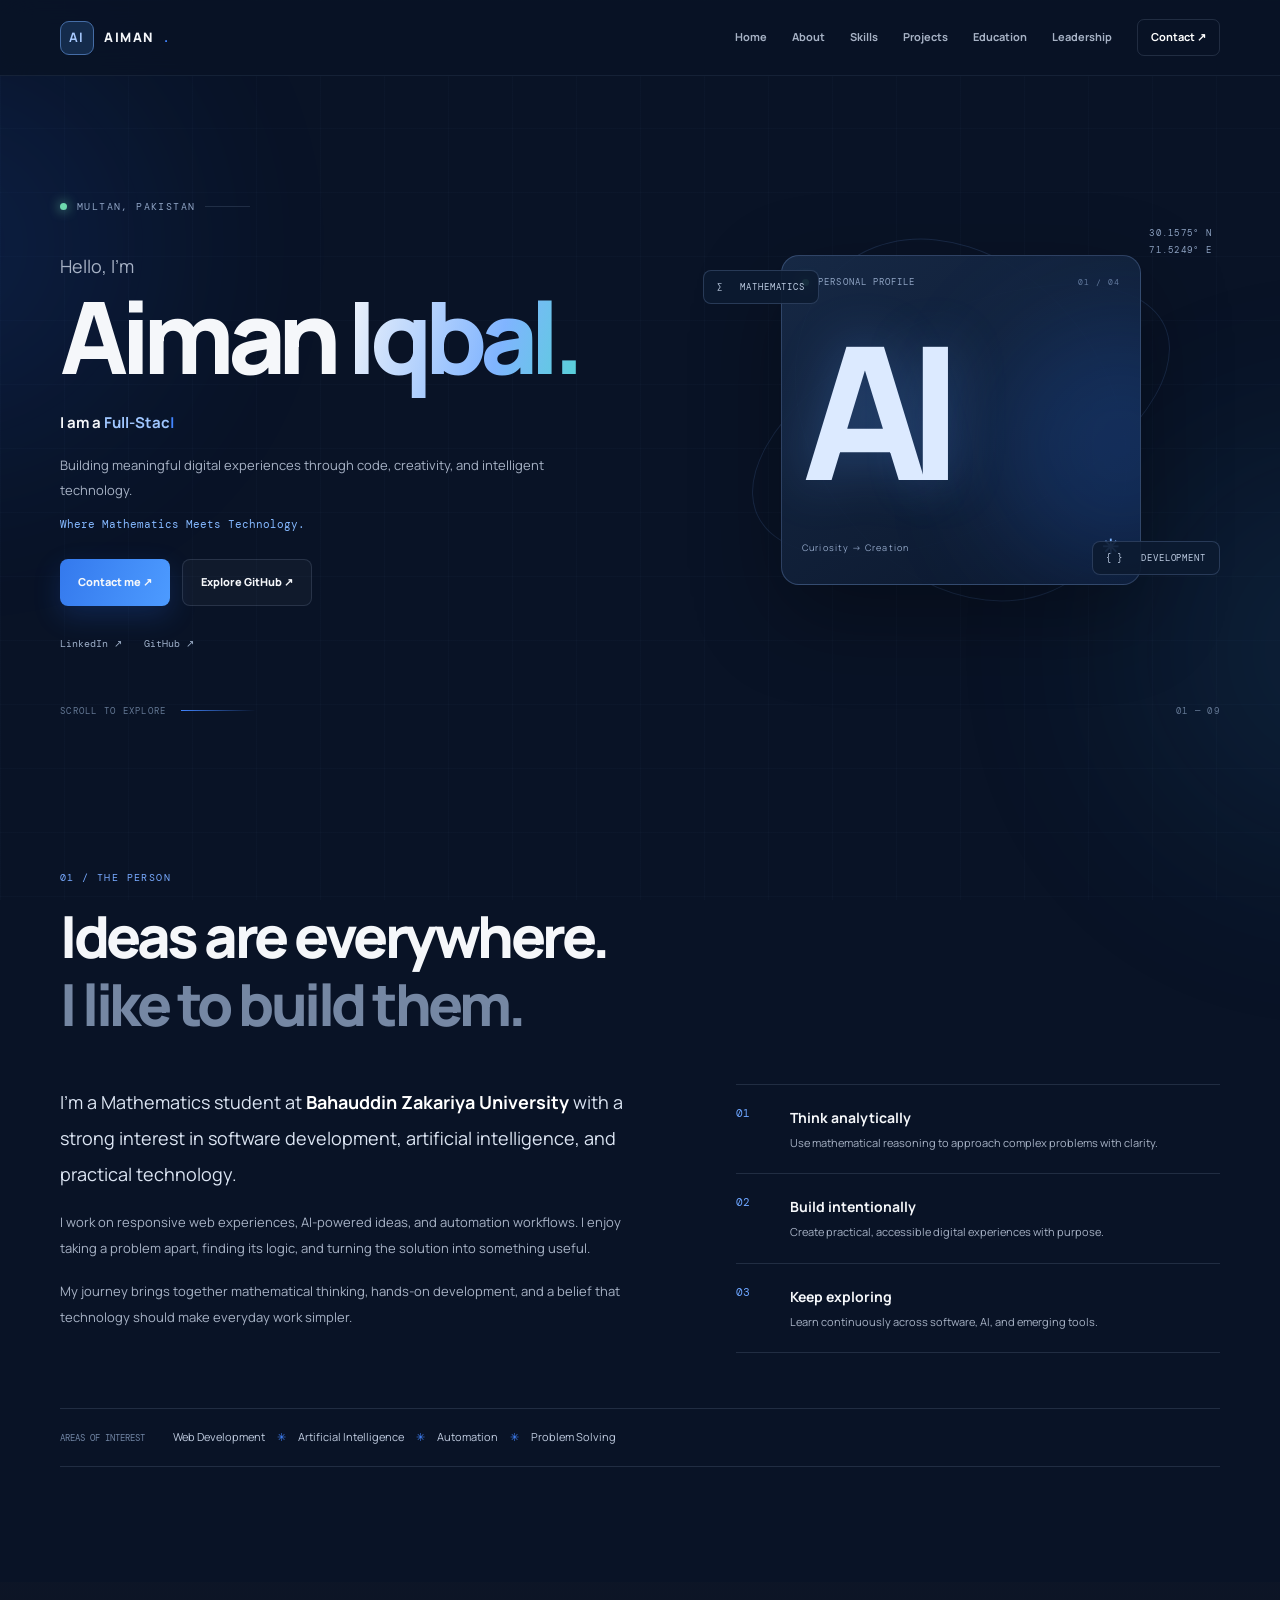
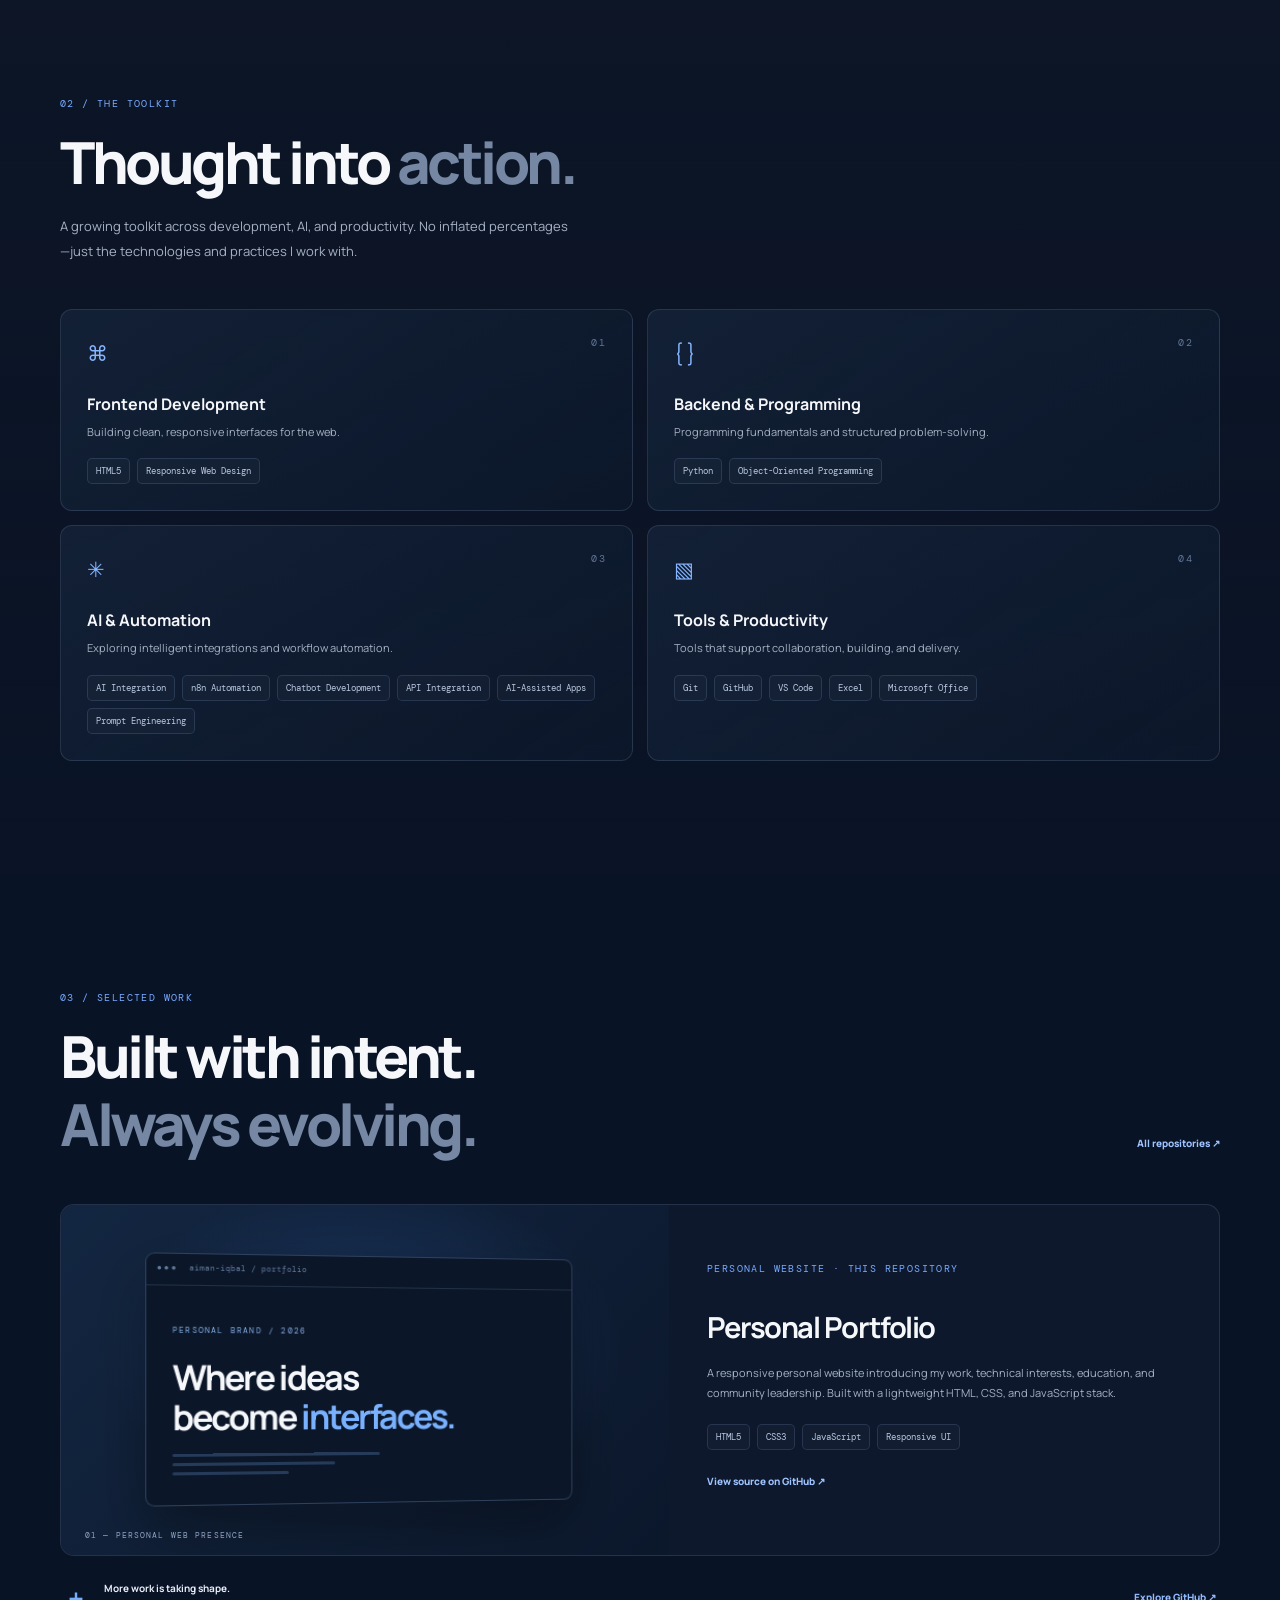
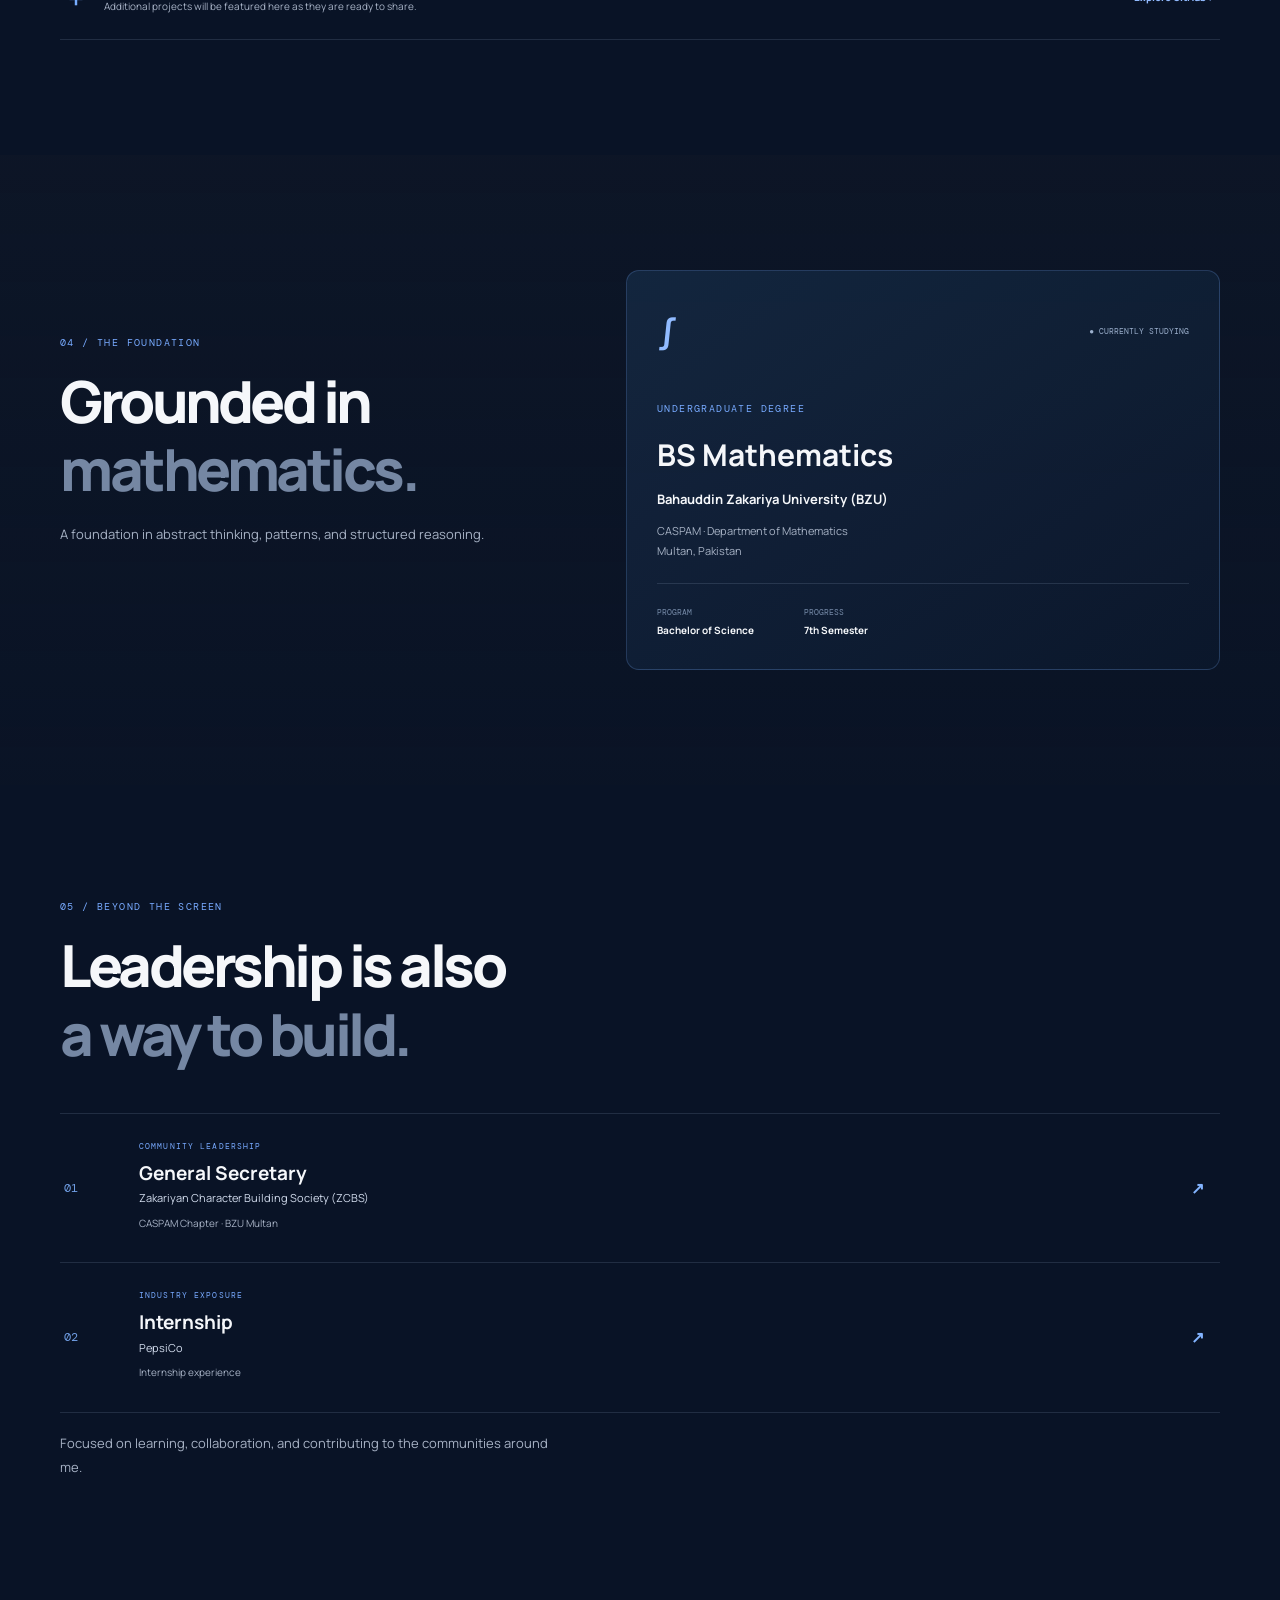
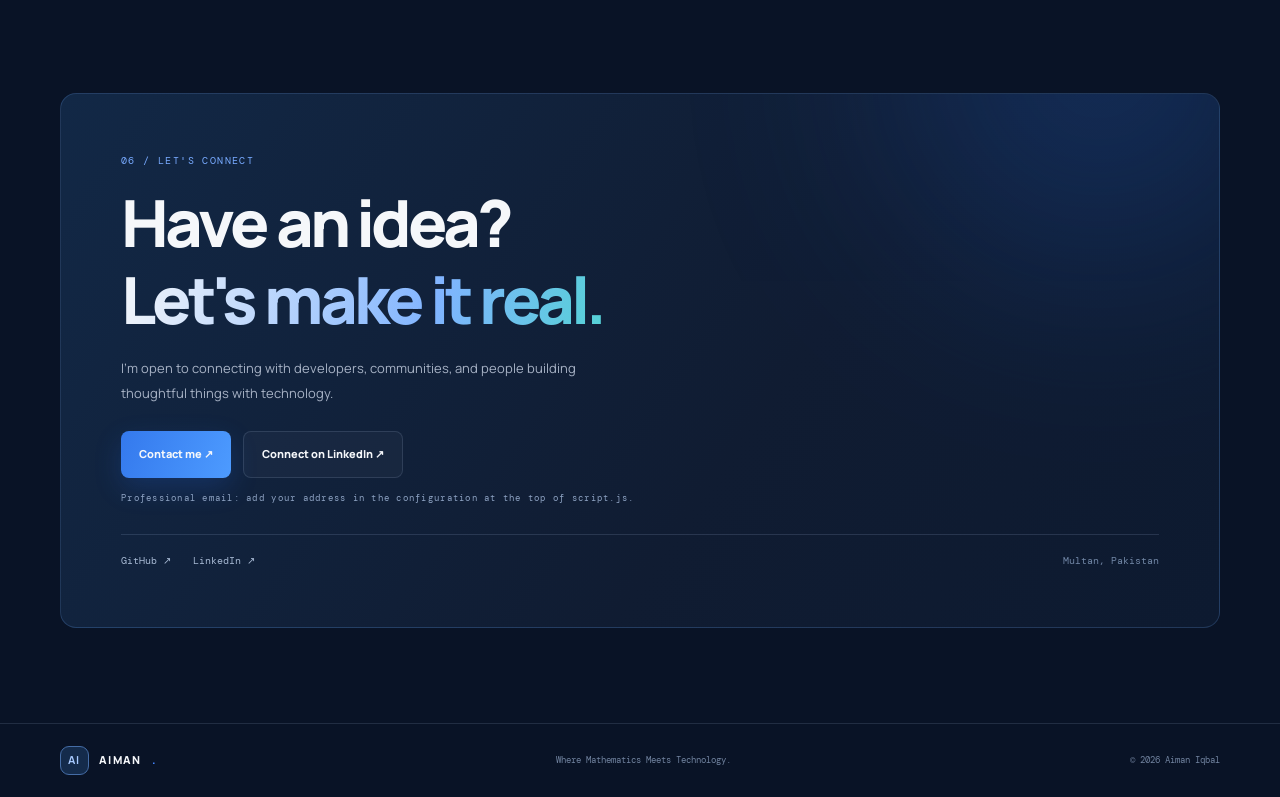
<file: index.html>
<!doctype html>
<html lang="en"><head><meta charset="utf-8"><meta name="viewport" content="width=device-width,initial-scale=1"><meta name="theme-color" content="#091326"><meta name="description" content="Aiman Iqbal — Full-Stack Web Developer, Mathematics student at BZU, and technology community leader. Where Mathematics Meets Technology."><meta name="author" content="Aiman Iqbal"><meta property="og:title" content="Aiman Iqbal | Where Mathematics Meets Technology"><meta property="og:description" content="Full-Stack Web Developer · Mathematics Student · AI & Automation Enthusiast"><link rel="icon" type="image/svg+xml" href="assets/favicon/favicon.svg"><link rel="preconnect" href="https://fonts.googleapis.com"><link rel="preconnect" href="https://fonts.gstatic.com" crossorigin><link href="https://fonts.googleapis.com/css2?family=DM+Mono:wght@400;500&family=Manrope:wght@400;500;600;700;800&display=swap" rel="stylesheet"><link rel="stylesheet" href="style.css"><title>Aiman Iqbal — Full-Stack Web Developer</title></head>
<body><div class="ambient a1"></div><div class="ambient a2"></div>
<header class="header"><nav class="nav wrap" aria-label="Main navigation"><a class="brand" href="#home"><b>AI</b> AIMAN<span>.</span></a><button class="menu" aria-label="Open navigation menu" aria-expanded="false" aria-controls="links"><i></i><i></i></button><div class="links" id="links"><a href="#home">Home</a><a href="#about">About</a><a href="#skills">Skills</a><a href="#projects">Projects</a><a href="#education">Education</a><a href="#leadership">Leadership</a><a href="#contact" class="nav-cta">Contact ↗</a></div></nav></header>
<main>
<section class="hero section" id="home"><div class="wrap hero-grid"><div class="reveal"><p class="eyebrow"><i></i> MULTAN, PAKISTAN <span></span></p><p class="hello">Hello, I'm</p><h1>Aiman <em>Iqbal.</em></h1><p class="role">I am a <strong id="typed">Full-Stack Web Developer</strong><b class="cursor">|</b></p><p class="intro">Building meaningful digital experiences through code, creativity, and intelligent technology.</p><p class="tagline">Where Mathematics Meets Technology.</p><div class="actions"><a class="btn primary" href="#contact">Contact me ↗</a><a class="btn" href="https://github.com/aimankhakwani456-alt" target="_blank" rel="noopener noreferrer">Explore GitHub ↗</a></div><div class="social"><a href="https://www.linkedin.com/in/aiman-iqbal-896a99436/" target="_blank" rel="noopener noreferrer">LinkedIn ↗</a><a href="https://github.com/aimankhakwani456-alt" target="_blank" rel="noopener noreferrer">GitHub ↗</a></div></div>
<div class="art reveal"><div class="orbit o1"></div><div class="orbit o2"></div><div class="profile-card"><div class="card-top"><i></i> PERSONAL PROFILE <small>01 / 04</small></div><div class="monogram">AI</div><div class="card-bottom">Curiosity → Creation <b>✳</b></div></div><span class="chip chip-a">∑ &nbsp; MATHEMATICS</span><span class="chip chip-b">{ } &nbsp; DEVELOPMENT</span><span class="coords">30.1575° N<br>71.5249° E</span></div></div><div class="wrap hero-foot">SCROLL TO EXPLORE <span></span> 01 — 09</div></section>
<section class="section" id="about"><div class="wrap"><div class="heading reveal"><p class="label">01 / THE PERSON</p><h2>Ideas are everywhere.<br><span>I like to build them.</span></h2></div><div class="about-grid"><div class="about-copy reveal"><p class="lead">I’m a Mathematics student at <b>Bahauddin Zakariya University</b> with a strong interest in software development, artificial intelligence, and practical technology.</p><p>I work on responsive web experiences, AI-powered ideas, and automation workflows. I enjoy taking a problem apart, finding its logic, and turning the solution into something useful.</p><p>My journey brings together mathematical thinking, hands-on development, and a belief that technology should make everyday work simpler.</p></div><div class="principles reveal"><article><small>01</small><div><h3>Think analytically</h3><p>Use mathematical reasoning to approach complex problems with clarity.</p></div></article><article><small>02</small><div><h3>Build intentionally</h3><p>Create practical, accessible digital experiences with purpose.</p></div></article><article><small>03</small><div><h3>Keep exploring</h3><p>Learn continuously across software, AI, and emerging tools.</p></div></article></div></div><div class="interests"><small>AREAS OF INTEREST</small><p>Web Development <i>✳</i> Artificial Intelligence <i>✳</i> Automation <i>✳</i> Problem Solving</p></div></div></section>
<section class="section skills" id="skills"><div class="wrap"><div class="heading reveal"><p class="label">02 / THE TOOLKIT</p><h2>Thought into <span>action.</span></h2><p class="sub">A growing toolkit across development, AI, and productivity. No inflated percentages—just the technologies and practices I work with.</p></div><div class="skill-grid">
<article class="skill reveal"><div class="skill-icon">⌘ <small>01</small></div><h3>Frontend Development</h3><p>Building clean, responsive interfaces for the web.</p><div class="tags"><span>HTML5</span><span>Responsive Web Design</span></div></article>
<article class="skill reveal"><div class="skill-icon">{ } <small>02</small></div><h3>Backend & Programming</h3><p>Programming fundamentals and structured problem-solving.</p><div class="tags"><span>Python</span><span>Object-Oriented Programming</span></div></article>
<article class="skill reveal"><div class="skill-icon">✳ <small>03</small></div><h3>AI & Automation</h3><p>Exploring intelligent integrations and workflow automation.</p><div class="tags"><span>AI Integration</span><span>n8n Automation</span><span>Chatbot Development</span><span>API Integration</span><span>AI-Assisted Apps</span><span>Prompt Engineering</span></div></article>
<article class="skill reveal"><div class="skill-icon">▧ <small>04</small></div><h3>Tools & Productivity</h3><p>Tools that support collaboration, building, and delivery.</p><div class="tags"><span>Git</span><span>GitHub</span><span>VS Code</span><span>Excel</span><span>Microsoft Office</span></div></article>
</div></div></section>
<section class="section" id="projects"><div class="wrap"><div class="heading heading-row reveal"><div><p class="label">03 / SELECTED WORK</p><h2>Built with intent.<br><span>Always evolving.</span></h2></div><a class="text-link" href="https://github.com/aimankhakwani456-alt?tab=repositories" target="_blank" rel="noopener noreferrer">All repositories ↗</a></div><article class="project reveal"><div class="project-art"><div class="browser"><div class="browser-bar">● ● ● <small>aiman-iqbal / portfolio</small></div><div class="browser-content"><small>PERSONAL BRAND / 2026</small><h3>Where ideas<br>become <em>interfaces.</em></h3><div class="fake-lines"><i></i><i></i><i></i></div></div></div><small class="caption">01 — PERSONAL WEB PRESENCE</small></div><div class="project-copy"><small class="label">PERSONAL WEBSITE · THIS REPOSITORY</small><h3>Personal Portfolio</h3><p>A responsive personal website introducing my work, technical interests, education, and community leadership. Built with a lightweight HTML, CSS, and JavaScript stack.</p><div class="tags"><span>HTML5</span><span>CSS3</span><span>JavaScript</span><span>Responsive UI</span></div><a class="text-link" href="https://github.com/aimankhakwani456-alt/Aiman-Iqbal-" target="_blank" rel="noopener noreferrer">View source on GitHub ↗</a></div></article><div class="project-note"><b>＋</b><p><strong>More work is taking shape.</strong><br>Additional projects will be featured here as they are ready to share.</p><a href="https://github.com/aimankhakwani456-alt?tab=repositories" target="_blank" rel="noopener noreferrer">Explore GitHub ↗</a></div></div></section>
<section class="section skills" id="education"><div class="wrap edu-grid"><div class="heading reveal"><p class="label">04 / THE FOUNDATION</p><h2>Grounded in<br><span>mathematics.</span></h2><p class="sub">A foundation in abstract thinking, patterns, and structured reasoning.</p></div><article class="edu-card reveal"><div class="edu-top"><b>∫</b><span>● CURRENTLY STUDYING</span></div><small class="label">UNDERGRADUATE DEGREE</small><h3>BS Mathematics</h3><h4>Bahauddin Zakariya University (BZU)</h4><p>CASPAM · Department of Mathematics<br>Multan, Pakistan</p><hr><div class="edu-meta"><div><small>PROGRAM</small><b>Bachelor of Science</b></div><div><small>PROGRESS</small><b>7th Semester</b></div></div></article></div></section>
<section class="section" id="leadership"><div class="wrap"><div class="heading reveal"><p class="label">05 / BEYOND THE SCREEN</p><h2>Leadership is also<br><span>a way to build.</span></h2></div><div class="lead-list"><article class="lead-item reveal"><small>01</small><div><p class="label">COMMUNITY LEADERSHIP</p><h3>General Secretary</h3><p>Zakariyan Character Building Society (ZCBS)</p><span>CASPAM Chapter · BZU Multan</span></div><b>↗</b></article><article class="lead-item reveal"><small>02</small><div><p class="label">INDUSTRY EXPOSURE</p><h3>Internship</h3><p>PepsiCo</p><span>Internship experience</span></div><b>↗</b></article></div><p class="sub">Focused on learning, collaboration, and contributing to the communities around me.</p></div></section>
<section class="section contact" id="contact"><div class="wrap contact-panel reveal"><div class="glow"></div><p class="label">06 / LET'S CONNECT</p><h2>Have an idea?<br><em>Let's make it real.</em></h2><p class="sub">I’m open to connecting with developers, communities, and people building thoughtful things with technology.</p><div class="actions"><a class="btn primary" id="email-link" href="#contact">Contact me ↗</a><a class="btn" href="https://www.linkedin.com/in/aiman-iqbal-896a99436/" target="_blank" rel="noopener noreferrer">Connect on LinkedIn ↗</a></div><p class="email-hint" id="email-hint">Professional email: add your address in the configuration at the top of script.js.</p><div class="contact-links"><a href="https://github.com/aimankhakwani456-alt" target="_blank" rel="noopener noreferrer">GitHub ↗</a><a href="https://www.linkedin.com/in/aiman-iqbal-896a99436/" target="_blank" rel="noopener noreferrer">LinkedIn ↗</a><span>Multan, Pakistan</span></div></div></section>
</main><footer><div class="wrap footer"><a class="brand" href="#home"><b>AI</b> AIMAN<span>.</span></a><p>Where Mathematics Meets Technology.</p><small>© <span id="year"></span> Aiman Iqbal</small></div></footer><script src="script.js" defer></script></body></html>
</file>
<file: style.css>
:root{color-scheme:dark;--bg:#091326;--panel:#101827;--text:#f5f7fa;--muted:#a7b2c5;--blue:#4285ff;--line:rgba(180,202,238,.14);--font:'Manrope',sans-serif;--mono:'DM Mono',monospace;--max:1160px}*{box-sizing:border-box}html{scroll-behavior:smooth;scroll-padding-top:85px}body{margin:0;background:var(--bg);color:var(--text);font-family:var(--font);line-height:1.7;overflow-x:hidden}body:before{content:"";position:fixed;inset:0;z-index:-1;pointer-events:none;background-image:linear-gradient(rgba(160,190,235,.025) 1px,transparent 1px),linear-gradient(90deg,rgba(160,190,235,.025) 1px,transparent 1px);background-size:64px 64px}.wrap{width:min(var(--max),calc(100% - 48px));margin:auto}.section{padding:115px 0;position:relative}.ambient{position:fixed;width:400px;height:400px;border-radius:50%;filter:blur(110px);opacity:.13;z-index:-1;pointer-events:none}.a1{background:#236dff;top:5%;left:-250px}.a2{background:#287bb4;right:-260px;top:50%}a{color:inherit;text-decoration:none}a:focus-visible,button:focus-visible{outline:2px solid #7bc8ff;outline-offset:4px}.header{height:76px;position:sticky;top:0;z-index:10;background:rgba(9,19,38,.86);backdrop-filter:blur(18px);border-bottom:1px solid rgba(180,202,238,.08)}.nav,.links,.brand,.actions,.social,.hero-foot,.card-top,.card-bottom,.edu-top,.edu-meta,.contact-links,.footer{display:flex;align-items:center}.nav{height:100%;justify-content:space-between}.brand{font-size:13px;font-weight:800;letter-spacing:.12em;gap:10px}.brand b{display:grid;place-items:center;width:34px;height:34px;border:1px solid #456da6;border-radius:9px;color:#a8caff;background:#142b4b}.brand span{color:var(--blue)}.links{gap:25px}.links a{font-size:11px;color:var(--muted);font-weight:700}.links a:hover,.social a:hover{color:white}.links .nav-cta{padding:8px 13px;border:1px solid var(--line);border-radius:7px;color:white}.menu{display:none}.hero{min-height:680px;padding:105px 0 30px;display:flex;flex-direction:column;justify-content:center}.hero-grid{display:grid;grid-template-columns:1.08fr .92fr;align-items:center;gap:35px}.eyebrow,.label,.skill-icon small,.card-top,.coords,.caption,.email-hint{font:10px var(--mono);letter-spacing:.14em;color:#8fa4c4}.eyebrow{display:flex;align-items:center;gap:10px}.eyebrow i,.card-top i{width:7px;height:7px;background:#6ed9ae;border-radius:50%;box-shadow:0 0 12px #6ed9ae}.eyebrow span{width:45px;height:1px;background:var(--line)}.hello{margin:38px 0 0;color:var(--muted);font-size:18px}.hero h1{font-size:clamp(62px,8vw,100px);line-height:1.08;letter-spacing:-.075em;margin:0;font-weight:800}.hero h1 em,.contact-panel h2 em{font-style:normal;background:linear-gradient(105deg,#f5f7fa,#80b4ff 65%,#54d2d5);color:transparent;background-clip:text}.role{font-size:15px;font-weight:700;margin-top:20px;min-height:28px}.role strong{color:#9fc6ff}.cursor{color:var(--blue);animation:blink 1s steps(2,start) infinite}.intro,.sub{font-size:13px;line-height:1.9;color:var(--muted);max-width:510px}.tagline{font:11px var(--mono);color:#84b8ff;margin:15px 0 28px}.actions{gap:12px;flex-wrap:wrap}.btn{min-height:47px;display:inline-flex;align-items:center;justify-content:center;padding:0 18px;border-radius:8px;border:1px solid var(--line);background:#ffffff08;font-size:11px;font-weight:800;transition:.2s}.btn:hover{transform:translateY(-3px);border-color:#659cff}.btn.primary{background:linear-gradient(110deg,#3479ed,#4d9bff);border:0;box-shadow:0 10px 28px #2a70ee33}.social{gap:22px;margin-top:31px;font:10px var(--mono);color:#9eb0ca}.art{height:430px;display:grid;place-items:center;position:relative}.profile-card{width:min(360px,85%);height:330px;position:relative;z-index:2;border:1px solid #90b8f540;border-radius:18px;background:linear-gradient(145deg,#182b48e8,#0c182ef2);box-shadow:0 30px 90px #0005;padding:20px;display:flex;flex-direction:column;justify-content:space-between;overflow:hidden}.profile-card:before{content:"";position:absolute;width:260px;height:260px;border-radius:50%;background:#2f7dff30;filter:blur(55px);right:-110px;top:60px}.card-top,.card-bottom{position:relative;z-index:1;justify-content:space-between;font-size:9px;letter-spacing:.12em}.card-top{justify-content:flex-start;gap:9px}.card-top small{margin-left:auto;color:#627a9e}.monogram{position:relative;z-index:1;font-size:clamp(120px,18vw,185px);font-weight:800;letter-spacing:-.11em;color:#dceaff;text-shadow:0 0 55px #5b9dff55;padding-right:18px;line-height:1}.card-bottom{color:#93a8c8}.card-bottom b{font-size:20px;color:#80b5ff}.orbit{position:absolute;border:1px solid #6fa3f229;border-radius:50%}.o1{width:450px;height:215px;transform:rotate(-25deg)}.o2{width:390px;height:300px;transform:rotate(55deg)}.chip{position:absolute;z-index:3;padding:10px 13px;border:1px solid #99bef833;background:#0d1b31e8;border-radius:8px;font:9px var(--mono);color:#bdcce2;letter-spacing:.1em}.chip-a{top:65px;left:0}.chip-b{bottom:60px;right:0}.coords{position:absolute;right:8px;top:20px;font-size:9px;line-height:1.8;text-align:right}.hero-foot{gap:15px;margin-top:45px;font:9px var(--mono);letter-spacing:.14em;color:#647894}.hero-foot span{height:1px;width:75px;background:linear-gradient(90deg,var(--blue),transparent);margin-right:auto}.heading{margin-bottom:45px}.label{margin:0 0 18px;color:#78aaff}.heading h2,.contact-panel h2{font-size:clamp(38px,5vw,58px);line-height:1.18;letter-spacing:-.06em;margin:0;font-weight:800}.heading h2 span{color:#7587a3}.about-grid{display:grid;grid-template-columns:1.1fr .9fr;gap:85px}.about-copy p{font-size:13px;color:var(--muted);line-height:2;margin:0 0 17px}.about-copy .lead{font-size:18px;color:#dce5f3}.about-copy b{color:white}.principles{border-top:1px solid var(--line)}.principles article{display:grid;grid-template-columns:38px 1fr;gap:16px;padding:21px 0;border-bottom:1px solid var(--line)}.principles small{font:11px var(--mono);color:#6da5ff}.principles h3{font-size:14px;margin:0 0 4px}.principles p{font-size:11px;color:var(--muted);margin:0}.interests{border-block:1px solid var(--line);padding:19px 0;margin-top:55px;display:flex;gap:28px;align-items:center}.interests small{font:9px var(--mono);color:#7185a4;white-space:nowrap}.interests p{font-size:11px;margin:0;color:#c0cce0}.interests i{font-style:normal;color:var(--blue);padding:0 10px}.skills{background:linear-gradient(180deg,#1018278c,#10182730)}.sub{margin-top:18px}.skill-grid{display:grid;grid-template-columns:repeat(2,1fr);gap:14px}.skill{border:1px solid var(--line);border-radius:12px;padding:26px;background:linear-gradient(145deg,#15243bc7,#0d192ca6);transition:.25s}.skill:hover{transform:translateY(-4px);border-color:#669df566}.skill-icon{font-size:21px;color:#86b6ff}.skill-icon small{float:right;color:#617796}.skill h3{font-size:16px;margin:19px 0 5px}.skill>p{font-size:11px;color:var(--muted);margin:0 0 17px}.tags{display:flex;flex-wrap:wrap;gap:7px}.tags span{font:9px var(--mono);color:#b9c9e1;border:1px solid #90afe02b;border-radius:5px;padding:6px 8px;background:#ffffff06}.heading-row{display:flex;justify-content:space-between;align-items:end}.text-link{font-size:10px;font-weight:800;color:#9ec3ff;padding-bottom:7px}.project{display:grid;grid-template-columns:1.05fr .95fr;border:1px solid var(--line);border-radius:14px;overflow:hidden;background:#101d31a6}.project-art{min-height:350px;background:radial-gradient(ellipse at 50% 42%,#3573d447,transparent 60%),linear-gradient(135deg,#132641,#0b172b);display:grid;place-items:center;position:relative;padding:35px}.browser{width:100%;max-width:430px;min-height:245px;border:1px solid #9cbff440;border-radius:9px;background:#0b1729;box-shadow:0 24px 55px #0005;overflow:hidden;transform:perspective(900px) rotateY(7deg)}.browser-bar{height:31px;border-bottom:1px solid #9cbff426;padding:6px 10px;font-size:8px;color:#637b9d}.browser-bar small{margin-left:10px;font:8px var(--mono)}.browser-content{padding:27px 25px;min-height:214px;position:relative}.browser-content>small{font:8px var(--mono);letter-spacing:.15em;color:#82a9df}.browser-content h3{font-size:34px;line-height:1.15;letter-spacing:-.06em;margin:16px 0;position:relative;z-index:1}.browser-content h3 em{font-style:normal;color:#79b1ff}.fake-lines{display:grid;gap:6px}.fake-lines i{height:3px;border-radius:3px;background:#263b5a;width:54%}.fake-lines i:nth-child(2){width:42%}.fake-lines i:nth-child(3){width:30%}.caption{position:absolute;bottom:15px;left:24px;font-size:8px}.project-copy{padding:42px 38px;display:flex;flex-direction:column;align-items:flex-start;justify-content:center}.project-copy h3{font-size:29px;letter-spacing:-.05em;margin:10px 0}.project-copy>p{font-size:11px;color:var(--muted);line-height:1.9;margin:0 0 20px}.project-copy .tags{margin-bottom:23px}.project-note{display:flex;align-items:center;gap:17px;padding:22px 4px;border-bottom:1px solid var(--line)}.project-note>b{font-size:23px;color:#77adff}.project-note p{font-size:10px;color:var(--muted);line-height:1.8;margin:0}.project-note p strong{color:#e8eef8}.project-note>a{margin-left:auto;font-size:10px;font-weight:800;color:#91baff;white-space:nowrap}.edu-grid{display:grid;grid-template-columns:.9fr 1.1fr;align-items:center;gap:80px}.edu-card{border:1px solid #77aaf43b;border-radius:13px;padding:30px;background:linear-gradient(145deg,#162a45cc,#0c192dcc)}.edu-top{justify-content:space-between;margin-bottom:33px}.edu-top>b{font-size:35px;color:#91bbff}.edu-top span{font:8px var(--mono);color:#9db1ce}.edu-card h3{font-size:30px;margin:8px 0}.edu-card h4{font-size:13px;margin:0 0 5px}.edu-card>p{font-size:11px;color:var(--muted);line-height:1.8}.edu-card hr{border:0;border-top:1px solid var(--line);margin:23px 0}.edu-meta{gap:50px}.edu-meta div{display:grid;gap:5px}.edu-meta small{font:8px var(--mono);color:#778ba9}.edu-meta b{font-size:10px}.lead-list{border-top:1px solid var(--line)}.lead-item{display:grid;grid-template-columns:55px 1fr 25px;gap:20px;align-items:center;padding:27px 4px;border-bottom:1px solid var(--line);transition:padding .2s}.lead-item:hover{padding-inline:13px}.lead-item>small{font:12px var(--mono);color:#709ee4}.lead-item .label{font-size:8px;margin:0 0 6px}.lead-item h3{font-size:19px;margin:0}.lead-item p:not(.label){font-size:11px;color:#d2dced;margin:0}.lead-item span{font-size:10px;color:var(--muted)}.lead-item>b{color:#83b4ff}.contact{padding:85px 0 95px}.contact-panel{position:relative;overflow:hidden;border:1px solid #71a8f933;border-radius:16px;padding:60px;background:linear-gradient(125deg,#122846,#101c32 60%,#0d1a30)}.contact-panel>*:not(.glow){position:relative;z-index:1}.glow{position:absolute;width:400px;height:400px;right:-80px;top:-230px;border-radius:50%;background:#246ee6;filter:blur(120px);opacity:.23}.contact-panel h2{font-size:clamp(42px,6vw,65px)}.contact-panel>.sub{max-width:520px;margin:18px 0 25px}.email-hint{font-size:9px;margin:14px 0 30px}.contact-links{gap:22px;border-top:1px solid #b4caee26;padding-top:19px;font:10px var(--mono);color:#a8bad4;flex-wrap:wrap}.contact-links span{margin-left:auto;color:#7186a5}footer{border-top:1px solid var(--line);padding:22px 0}.footer{justify-content:space-between;gap:12px}.footer p,.footer small{font:9px var(--mono);color:#71839f;margin:0}.footer .brand{font-size:11px}.footer .brand b{width:29px;height:29px}.reveal{opacity:0;transform:translateY(18px);transition:opacity .65s ease,transform .65s ease}.reveal.visible{opacity:1;transform:none}@keyframes blink{to{visibility:hidden}}@media(max-width:900px){.links{gap:13px}.links a{font-size:10px}.about-grid,.edu-grid{gap:42px}.project-copy{padding:30px 25px}}@media(max-width:700px){.wrap{width:calc(100% - 36px)}.section{padding:82px 0}.header{height:66px}.menu{display:flex;width:40px;height:40px;border:1px solid var(--line);border-radius:8px;background:transparent;flex-direction:column;justify-content:center;align-items:center;gap:5px}.menu i{width:16px;height:1px;background:#dce7f7;transition:.2s}.menu[aria-expanded=true] i:first-child{transform:translateY(3px) rotate(45deg)}.menu[aria-expanded=true] i:last-child{transform:translateY(-3px) rotate(-45deg)}.links{display:none;position:absolute;top:65px;left:0;right:0;background:#091326fa;padding:12px 22px 20px;flex-direction:column;align-items:stretch;gap:0;border-bottom:1px solid var(--line)}.links.open{display:flex}.links a{font-size:12px;padding:11px 3px;border-bottom:1px solid #ffffff0d}.links .nav-cta{border:0}.hero{padding:70px 0 25px;min-height:0}.hero-grid{grid-template-columns:1fr;gap:0}.hello{margin-top:28px}.hero h1{font-size:clamp(58px,15vw,85px)}.art{height:350px;margin-top:8px}.profile-card{height:275px;width:min(330px,82%)}.monogram{font-size:150px}.o1{width:360px;height:175px}.o2{width:320px;height:250px}.chip-a{top:35px}.chip-b{bottom:35px}.hero-foot{margin-top:18px}.heading{margin-bottom:33px}.heading h2{font-size:clamp(36px,9vw,48px)}.about-grid,.edu-grid{grid-template-columns:1fr;gap:35px}.about-copy .lead{font-size:16px}.interests{align-items:flex-start;flex-direction:column;gap:9px;margin-top:38px}.interests p{line-height:2}.skill-grid{grid-template-columns:1fr}.skill{padding:22px}.heading-row{align-items:flex-start;flex-direction:column;gap:15px}.project{grid-template-columns:1fr}.project-art{min-height:280px;padding:25px 20px}.browser-content{min-height:190px}.browser-content h3{font-size:30px}.project-copy{padding:28px 23px}.project-note{align-items:flex-start;flex-wrap:wrap}.project-note>a{margin-left:40px}.edu-card{padding:24px}.edu-card h3{font-size:27px}.lead-item{grid-template-columns:32px 1fr 18px;gap:12px;padding:24px 0}.lead-item h3{font-size:17px}.contact{padding:60px 0 70px}.contact-panel{padding:36px 23px}.contact-panel h2{font-size:clamp(40px,10vw,53px)}.contact-links span{margin-left:0;width:100%}.footer{flex-wrap:wrap}.footer p{order:3;width:100%}}@media(max-width:380px){.hero h1{font-size:55px}.art{height:310px}.profile-card{height:245px}.monogram{font-size:125px}.chip{font-size:8px;padding:8px}.edu-meta{gap:25px}.contact-panel{padding:30px 18px}}@media(prefers-reduced-motion:reduce){html{scroll-behavior:auto}*,*::before,*::after{animation-duration:.01ms!important;animation-iteration-count:1!important;transition-duration:.01ms!important}.reveal{opacity:1;transform:none}}
</file>
